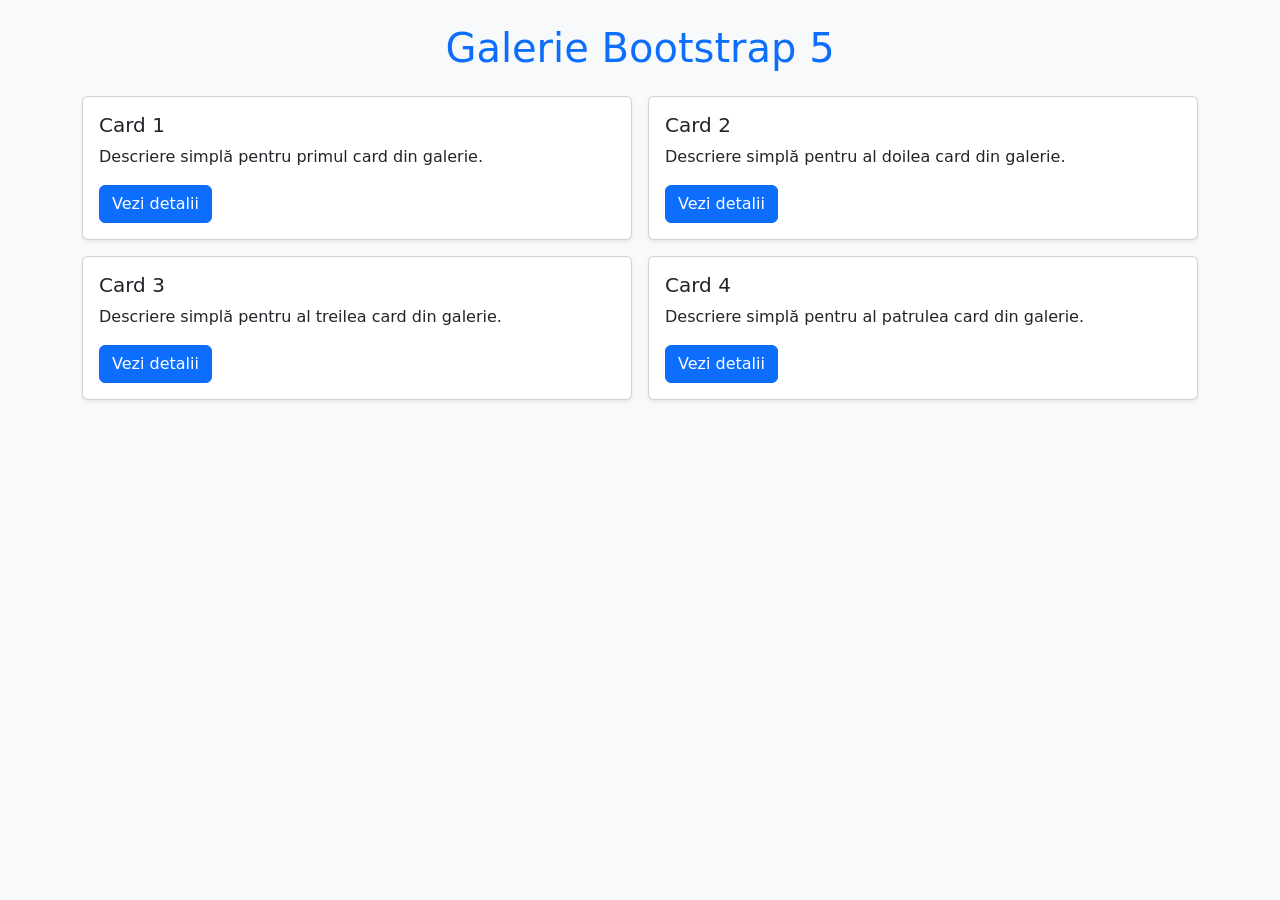
<file: lab4/bootstrap-gallery.html>
<!DOCTYPE html>
<html lang="ro">
<head>
    <meta charset="UTF-8">
    <meta name="viewport" content="width=device-width, initial-scale=1.0">
    <title>Bootstrap 5 Card Gallery</title>

    <link href="https://cdn.jsdelivr.net/npm/bootstrap@5.3.3/dist/css/bootstrap.min.css" rel="stylesheet">
</head>
<body class="bg-light p-4">

    <div class="container">
        <h1 class="mb-4 text-center text-primary">Galerie Bootstrap 5</h1>
        
        <div class="row g-3">
            <div class="col-12 col-md-6">
                <div class="card h-100 shadow-sm">
                    <div class="card-body">
                        <h5 class="card-title">Card 1</h5>
                        <p class="card-text">Descriere simplă pentru primul card din galerie.</p>
                        <a href="#" class="btn btn-primary" aria-label="Vezi detalii despre Card 1">Vezi detalii</a>
                    </div>
                </div>
            </div>

            <div class="col-12 col-md-6">
                <div class="card h-100 shadow-sm">
                    <div class="card-body">
                        <h5 class="card-title">Card 2</h5>
                        <p class="card-text">Descriere simplă pentru al doilea card din galerie.</p>
                        <a href="#" class="btn btn-primary" aria-label="Vezi detalii despre Card 2">Vezi detalii</a>
                    </div>
                </div>
            </div>

            <div class="col-12 col-md-6">
                <div class="card h-100 shadow-sm">
                    <div class="card-body">
                        <h5 class="card-title">Card 3</h5>
                        <p class="card-text">Descriere simplă pentru al treilea card din galerie.</p>
                        <a href="#" class="btn btn-primary" aria-label="Vezi detalii despre Card 3">Vezi detalii</a>
                    </div>
                </div>
            </div>

            <div class="col-12 col-md-6">
                <div class="card h-100 shadow-sm">
                    <div class="card-body">
                        <h5 class="card-title">Card 4</h5>
                        <p class="card-text">Descriere simplă pentru al patrulea card din galerie.</p>
                        <a href="#" class="btn btn-primary" aria-label="Vezi detalii despre Card 4">Vezi detalii</a>
                    </div>
                </div>
            </div>
        </div>
    </div>


    <script src="https://cdn.jsdelivr.net/npm/bootstrap@5.3.3/dist/js/bootstrap.bundle.min.js"></script>
</body>
</html>
</file>
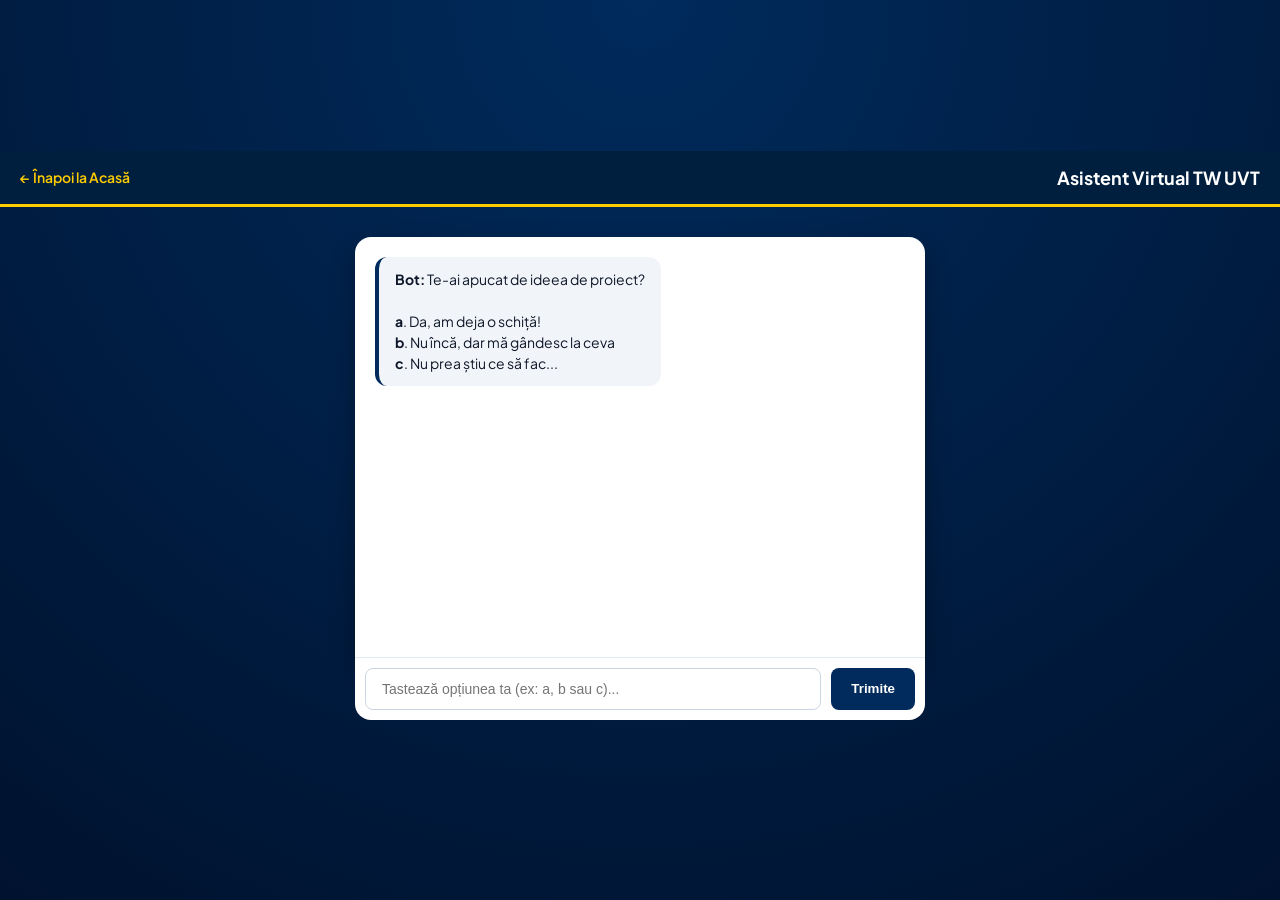
<file: project-lab/HTML/chatbot.html>
<!DOCTYPE html>
<html lang="ro">
<head>
    <meta charset="UTF-8">
    <meta name="viewport" content="width=device-width, initial-scale=1.0">
    <title>Chatbot — Asistent UVT</title>
    <link rel="stylesheet" href="../CSS/style.css">
    <link rel="stylesheet" href="../CSS/chatbot_style.css">
</head>
<body>
    <header class="chat-header">
        <a href="home.html" class="back-link">&larr; Înapoi la Acasă</a>
        <h2>Asistent Virtual TW UVT</h2>
    </header>

    <div class="chat-wrapper">
        <div class="chat-container" id="chat-container"></div>

        <form id="chat-form">
            <input type="text" id="user-input" placeholder="Tastează opțiunea ta (ex: a, b sau c)..." required autocomplete="off">
            <button type="submit">Trimite</button>
        </form>
    </div>

    <script src="../JS/chatbot_js.js"></script>
</body>
</html>
</file>
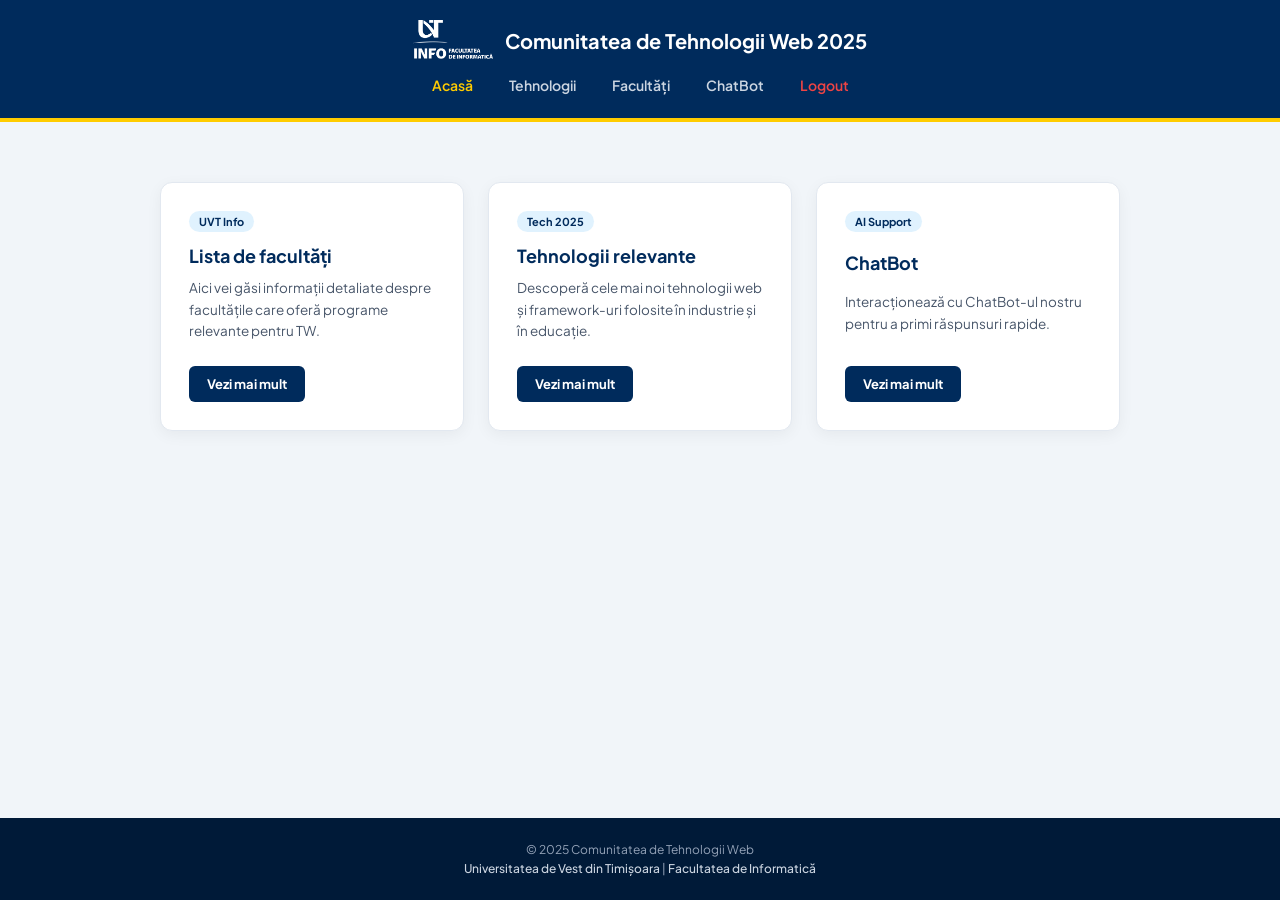
<file: project-lab/HTML/home.html>
<!DOCTYPE html>
<html lang="ro">
<head>
    <meta charset="UTF-8">
    <meta name="viewport" content="width=device-width, initial-scale=1.0">
    <title>Acasă - Comunitatea TW UVT</title>
    <link rel="stylesheet" href="../CSS/style.css">
    <link rel="stylesheet" href="../CSS/home_style.css">
</head>
<body>
    <header>
        <div class="header-content">
            <div class="brand">
                <img src="../MEDIA/logo.png" alt="Logo UVT" class="nav-logo">
                <h1>Comunitatea de Tehnologii Web 2025</h1>
            </div>
            <nav>
                <a href="#" class="active">Acasă</a>
                <a href="#">Tehnologii</a>
                <a href="#">Facultăți</a>
                <a href="chatbot.html">ChatBot</a>
                <a href="login.html" class="logout-link">Logout</a>
            </nav>
        </div>
    </header>

    <main>
        <section class="columns">
            <div class="column">
                <div class="badge">UVT Info</div>
                <h2>Lista de facultăți</h2>
                <p>Aici vei găsi informații detaliate despre facultățile care oferă programe relevante pentru TW.</p>
                <a href="#" class="btn">Vezi mai mult</a>
            </div>

            <div class="column">
                <div class="badge">Tech 2025</div>
                <h2>Tehnologii relevante</h2>
                <p>Descoperă cele mai noi tehnologii web și framework-uri folosite în industrie și în educație.</p>
                <a href="#" class="btn">Vezi mai mult</a>
            </div>

            <div class="column">
                <div class="badge">AI Support</div>
                <h2>ChatBot</h2>
                <p>Interacționează cu ChatBot-ul nostru pentru a primi răspunsuri rapide.</p>
                <a href="chatbot.html" class="btn">Vezi mai mult</a>
            </div>
        </section>
    </main>

    <footer>
        <div class="footer-container">
            <p>&copy; 2025 Comunitatea de Tehnologii Web</p>
            <p>
                <a href="https://www.uvt.ro" target="_blank">Universitatea de Vest din Timișoara</a> |
                <a href="https://info.uvt.ro" target="_blank">Facultatea de Informatică</a>
            </p>
        </div>
    </footer>
</body>
</html>
</file>
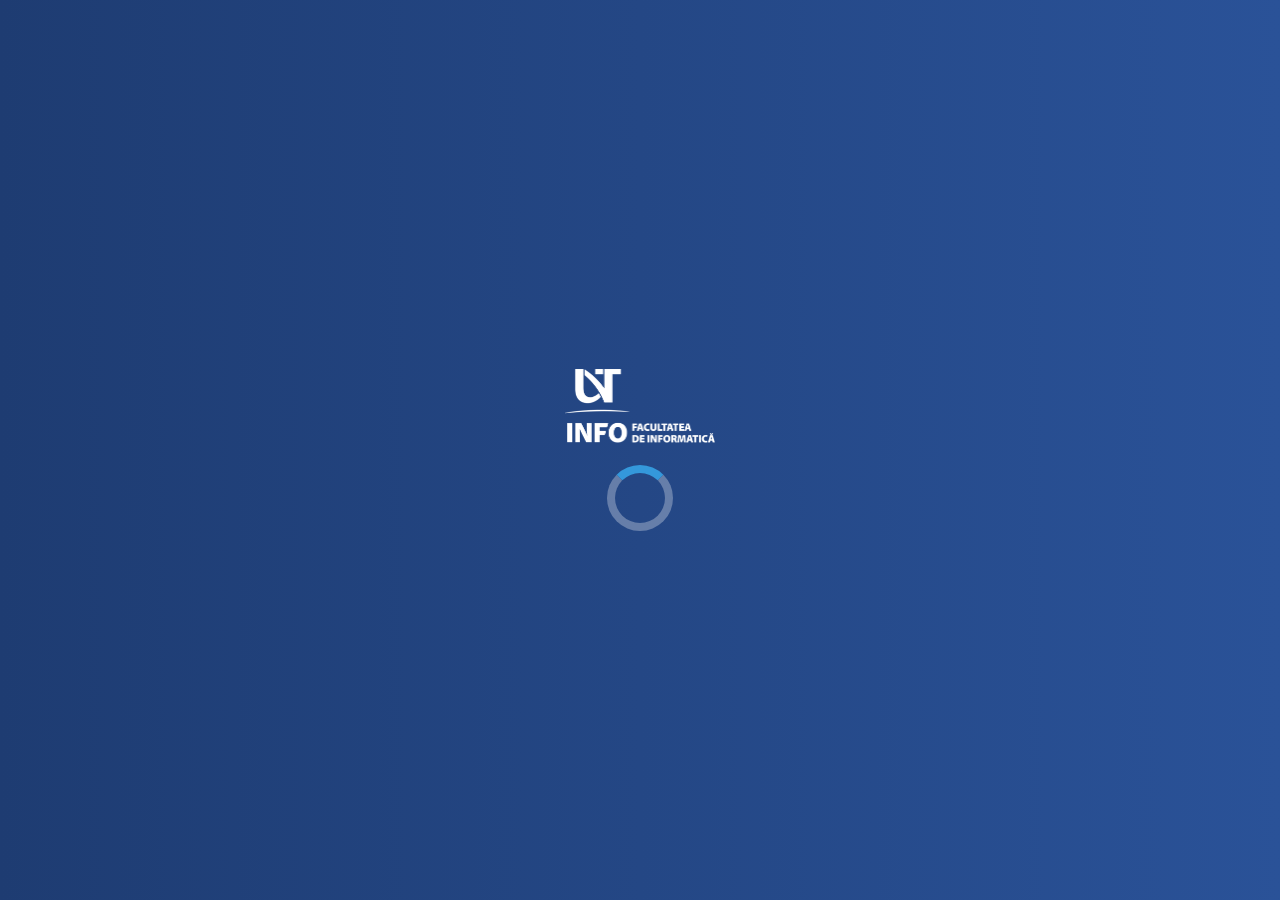
<file: project-lab/HTML/loading.html>
<!DOCTYPE html>
<html lang="en">
<head>
    <meta charset="UTF-8">
    <meta name="viewport" content="width=device-width, initial-scale=1.0">
    <title>Loading...</title>
    <meta http-equiv="refresh" content="2;url=login.html">
    <link rel="stylesheet" href="../CSS/style.css">
    <link rel="stylesheet" href="../CSS/loading_style.css">
</head>
<body>
    <div class="loading-container">
        <img src="../MEDIA/logo.png" alt="Logo" class="logo">
        <div class="loader"></div>
    </div>
</body>
</html>
</file>
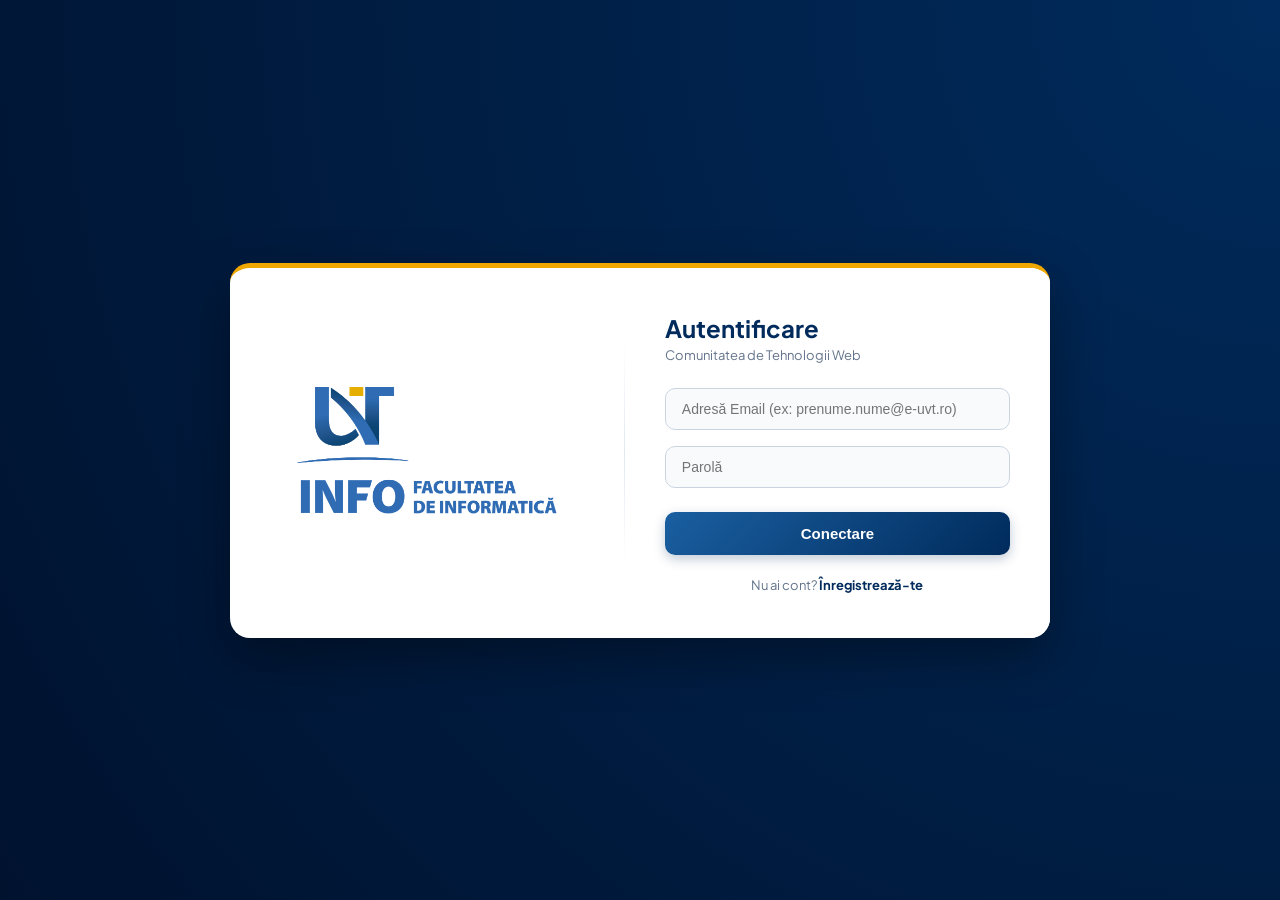
<file: project-lab/HTML/login.html>
<!DOCTYPE html>
<html lang="ro">
<head>
    <meta charset="UTF-8">
    <meta name="viewport" content="width=device-width, initial-scale=1.0">
    <title>Autentificare — Facultatea de Informatică UVT</title>
    <link rel="stylesheet" href="../CSS/style.css">
    <link rel="stylesheet" href="../CSS/login_style.css">
</head>
<body>
    <div class="login-wrapper">
        <div class="login-container">
            <div class="login-image">
                <img src="../MEDIA/login.png" alt="Facultatea de Informatică UVT">
            </div>

            <div class="separator"></div>

            <div class="login-form">
                <h2>Autentificare</h2>
                <p class="subtitle">Comunitatea de Tehnologii Web</p>


                <form id="loginForm">
                    <div class="input-group">
                        <input type="email" id="email" placeholder="Adresă Email (ex: prenume.nume@e-uvt.ro)" required>
                    </div>
                    <div class="input-group">
                        <input type="password" id="password" placeholder="Parolă" required>
                    </div>
                    <button type="submit" class="btn-login">Conectare</button>
                </form>

                <p class="register-text">
                    Nu ai cont? <a href="register.html">Înregistrează-te</a>
                </p>
            </div>
        </div>
    </div>

    <script src="../JS/login_js.js"></script>
</body>
</html>
</file>
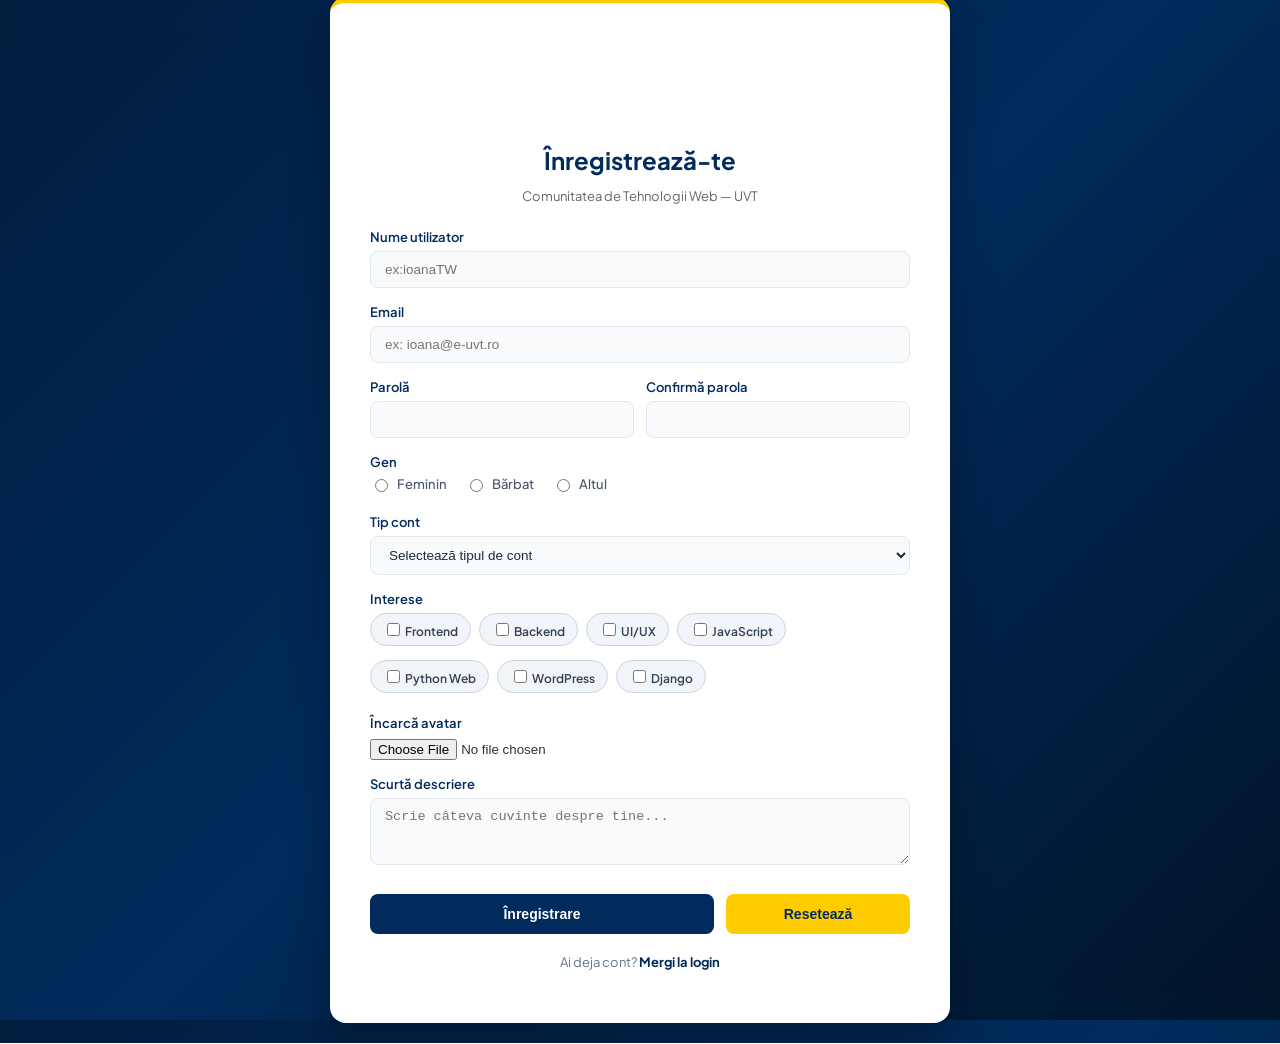
<file: project-lab/HTML/register.html>
<!DOCTYPE html>
<html lang="ro">
<head>
    <meta charset="UTF-8">
    <meta name="viewport" content="width=device-width, initial-scale=1.0">
    <title>Înregistrare - UVT Web Technologies</title>
    <link rel="stylesheet" href="../CSS/style.css">
    <link rel="stylesheet" href="../CSS/register_style.css">
</head>
<body>
    <main class="page">
        <section class="card">
            <div class="brand-header">
                <img src="../MEDIA/logo.png" alt="Logo UVT" class="uvt-logo">
                <h1>Înregistrează-te</h1>
                <p>Comunitatea de Tehnologii Web — UVT</p>
            </div>
            
            <form class="register-form" action="#" method="post" enctype="multipart/form-data">
                <div class="row">
                    <label for="username">Nume utilizator</label>
                    <input type="text" id="username" name="username" placeholder="ex:ioanaTW" required>
                </div>

                <div class="row">
                    <label for="email">Email</label>
                    <input type="email" id="email" name="email" placeholder="ex: ioana@e-uvt.ro" required>
                </div>

                <div class="row two-col">
                    <div>
                        <label for="password">Parolă</label>
                        <input type="password" id="password" name="password" required>
                    </div>
                    <div>
                        <label for="confirm_password">Confirmă parola</label>
                        <input type="password" id="confirm_password" name="confirm_password" required>
                    </div>
                </div>

                <div class="row">
                    <label>Gen</label>
                    <div class="radio-group">
                        <label><input type="radio" name="gender" value="female"> Feminin</label>
                        <label><input type="radio" name="gender" value="male"> Bărbat</label>
                        <label><input type="radio" name="gender" value="other"> Altul</label>
                    </div>
                </div>

                <div class="row">
                    <label for="country">Tip cont</label>
                    <select id="country" name="country">
                        <option value="">Selectează tipul de cont</option>
                        <option value="student">Student UVT</option>
                        <option value="profesor">Profesor / Cadru didactic</option>
                    </select>
                </div>

                <div class="row">
                    <label>Interese</label>
                    <div class="checkbox-grid">
                        <label><input type="checkbox" name="interests" value="frontend"> Frontend</label>
                        <label><input type="checkbox" name="interests" value="backend"> Backend</label>
                        <label><input type="checkbox" name="interests" value="uiux"> UI/UX</label>
                        <label><input type="checkbox" name="interests" value="javascript"> JavaScript</label>
                        <label><input type="checkbox" name="interests" value="python"> Python Web</label>
                        <label><input type="checkbox" name="interests" value="wordpress"> WordPress</label>
                        <label><input type="checkbox" name="interests" value="django"> Django</label>
                    </div>
                </div>

                <div class="row">
                    <label for="avatar">Încarcă avatar</label>
                    <input type="file" id="avatar" name="avatar">
                </div>

                <div class="row">
                    <label for="bio">Scurtă descriere</label>
                    <textarea id="bio" name="bio" rows="3" placeholder="Scrie câteva cuvinte despre tine..."></textarea>
                </div>

                <div class="actions">
                    <button type="submit" class="btn primary">Înregistrare</button>
                    <button type="reset" class="btn ghost">Resetează</button>
                </div>

                <p class="login-link">
                    Ai deja cont? <a href="login.html">Mergi la login</a>
                </p>
            </form>
        </section>
    </main>
</body>
</html>
</file>
<file: project-lab/CSS/style.css>
body {
    margin: 0;
    padding: 0;
    display: flex;
    justify-content: center;
    align-items: center;
    height: 100vh;
    font-family: Arial, sans-serif;
}
</file>
<file: project-lab/CSS/chatbot_style.css>
@import url('https://fonts.googleapis.com/css2?family=Plus+Jakarta+Sans:wght@400;500;600;700&display=swap');

* {
    box-sizing: border-box;
    margin: 0;
    padding: 0;
}

body {
    background: radial-gradient(circle at top, #002b5c, #00122e);
    font-family: 'Plus Jakarta Sans', sans-serif;
    min-height: 100vh;
    display: flex;
    flex-direction: column;
    align-items: center;
    color: #f8fafc;
}

.chat-header {
    width: 100%;
    background-color: #001f3f;
    border-bottom: 3px solid #ffcc00;
    padding: 15px 20px;
    display: flex;
    align-items: center;
    justify-content: space-between;
}

.chat-header h2 {
    font-size: 18px;
    color: #ffffff;
}

.back-link {
    color: #ffcc00;
    text-decoration: none;
    font-weight: 600;
    font-size: 14px;
}

.chat-wrapper {
    width: 100%;
    max-width: 600px;
    margin: 30px auto;
    padding: 0 15px;
    display: flex;
    flex-direction: column;
}

.chat-container {
    width: 100%;
    height: 420px;
    padding: 20px;
    background-color: #ffffff;
    border-radius: 16px 16px 0 0;
    box-shadow: 0 10px 25px rgba(0, 0, 0, 0.3);
    overflow-y: auto;
    display: flex;
    flex-direction: column;
    gap: 12px;
}

/* Stilizarea mesajelor */
.message {
    max-width: 80%;
    padding: 12px 16px;
    border-radius: 12px;
    font-size: 14px;
    line-height: 1.5;
    word-wrap: break-word;
}

/* Mesajele Bot-ului */
.message.bot {
    align-self: flex-start;
    background-color: #f1f5f9;
    color: #0f172a;
    border-left: 4px solid #002b5c;
}

/* Mesajele Utilizatorului */
.message.user {
    align-self: flex-end;
    background-color: #002b5c;
    color: #ffffff;
    border-right: 4px solid #ffcc00;
}

/* Formularul de Trimis */
#chat-form {
    display: flex;
    background-color: #ffffff;
    border-radius: 0 0 16px 16px;
    padding: 10px;
    border-top: 1px solid #e2e8f0;
}

#chat-form input {
    flex: 1;
    padding: 12px 16px;
    border: 1.5px solid #cbd5e1;
    border-radius: 8px;
    font-size: 14px;
    outline: none;
}

#chat-form input:focus {
    border-color: #002b5c;
}

#chat-form button {
    padding: 12px 20px;
    margin-left: 10px;
    background-color: #002b5c;
    color: #ffffff;
    border: none;
    border-radius: 8px;
    font-weight: 700;
    cursor: pointer;
    transition: background-color 0.2s;
}

#chat-form button:hover {
    background-color: #ffcc00;
    color: #002b5c;
}
</file>
<file: project-lab/CSS/home_style.css>
@import url('https://fonts.googleapis.com/css2?family=Plus+Jakarta+Sans:wght@400;500;600;700&display=swap');

* {
    box-sizing: border-box;
    margin: 0;
    padding: 0;
}

html, body {
    min-height: 100vh;
    display: flex;
    flex-direction: column;
    background-color: #f1f5f9;
    font-family: 'Plus Jakarta Sans', sans-serif;
    width: 100%;
    overflow-x: hidden;
}

/* Header UVT pe 100% din latimea ecranului */
header {
    width: 100%;
    background-color: #002b5c; /* Albastru UVT */
    border-bottom: 4px solid #ffcc00; /* Galben UVT */
    padding: 20px 0;
    color: white;
}

.header-content {
    max-width: 1000px;
    margin: 0 auto;
    padding: 0 20px;
    display: flex;
    flex-direction: column;
    align-items: center;
    gap: 12px;
}

.brand {
    display: flex;
    align-items: center;
    gap: 12px;
}

.nav-logo {
    height: 40px;
    width: auto;
}

header h1 {
    font-size: 20px;
    font-weight: 700;
    color: #ffffff;
}

header nav {
    display: flex;
    justify-content: center;
    gap: 20px;
}

header nav a {
    color: #cbd5e1;
    text-decoration: none;
    font-weight: 600;
    font-size: 14px;
    padding: 4px 8px;
    transition: color 0.2s;
}

header nav a:hover, header nav a.active {
    color: #ffcc00; /* Galben UVT */
}

header nav a.logout-link {
    color: #ef4444;
}

/* Container Principal Centrat */
main {
    width: 100%;
    max-width: 1000px;
    margin: 0 auto;
    flex: 1;
    padding: 40px 20px;
}

.columns {
    display: flex;
    gap: 24px;
    margin: 20px 0;
    flex-wrap: wrap;
    justify-content: center;
}

.column {
    background-color: #ffffff;
    padding: 28px;
    border-radius: 12px;
    flex: 1;
    min-width: 280px;
    max-width: 320px;
    box-shadow: 0 4px 15px rgba(0, 0, 0, 0.05);
    border: 1px solid #e2e8f0;
    display: flex;
    flex-direction: column;
    justify-content: space-between;
    transition: all 0.25s ease-in-out;
    position: relative;
}

.column:hover {
    transform: translateY(-6px);
    border-color: #002b5c;
    box-shadow: 0 12px 25px rgba(0, 43, 92, 0.12);
}

.badge {
    align-self: flex-start;
    background-color: #e0f2fe;
    color: #002b5c;
    font-size: 11px;
    font-weight: 700;
    padding: 4px 10px;
    border-radius: 12px;
    margin-bottom: 12px;
}

.column h2 {
    margin-bottom: 10px;
    color: #002b5c;
    font-size: 18px;
    font-weight: 700;
}

.column p {
    margin-bottom: 24px;
    font-size: 13.5px;
    line-height: 1.6;
    color: #475569;
}

.btn {
    display: inline-block;
    padding: 10px 18px;
    border-radius: 6px;
    background-color: #002b5c;
    color: #ffffff;
    text-decoration: none;
    font-size: 13px;
    font-weight: 700;
    text-align: center;
    align-self: flex-start;
    transition: background-color 0.2s;
}

.btn:hover {
    background-color: #ffcc00;
    color: #002b5c;
}

/* Footer UVT pe 100% din latimea ecranului */
footer {
    width: 100%;
    background-color: #001a38;
    color: #94a3b8;
    text-align: center;
    padding: 20px 0;
    font-size: 12px;
    margin-top: auto;
}

.footer-container {
    max-width: 1000px;
    margin: 0 auto;
    padding: 0 20px;
}

footer p {
    margin: 4px 0;
}

footer a {
    color: #cbd5e1;
    text-decoration: none;
    font-weight: 500;
}

footer a:hover {
    color: #ffcc00;
}

/* Regulile Responsive */
@media (max-width: 900px) {
    .columns {
        justify-content: center;
    }
    .column {
        max-width: 100%;
    }
}

@media (max-width: 750px) {
    main {
        padding: 20px 15px;
    }
    .columns {
        flex-direction: column;
        gap: 16px;
        margin: 15px 0;
    }
    .column {
        width: 100%;
    }
    .header-content {
        padding: 0 15px;
    }
    header nav {
        flex-direction: column;
        align-items: center;
        gap: 8px;
        width: 100%;
    }
}
</file>
<file: project-lab/CSS/loading_style.css>
body {
    background: linear-gradient(90deg, #1e3c72, #2a5298);
}

.loading-container {
    display: flex;
    flex-direction: column;
    align-items: center;
}

.logo {
    width: 150px;
    height: auto;
    margin-bottom: 20px;
}

.loader {
    border: 8px solid rgba(255, 255, 255, 0.3);
    border-top: 8px solid #3498db;
    border-radius: 50%;
    width: 50px;
    height: 50px;
    animation: spin 2s linear infinite;
}

@keyframes spin {
    0% { transform: rotate(0deg); }
    100% { transform: rotate(360deg); }
}
</file>
<file: project-lab/CSS/login_style.css>
@import url('https://fonts.googleapis.com/css2?family=Plus+Jakarta+Sans:wght@400;500;600;700&display=swap');


* {
    box-sizing: border-box;
    margin: 0;
    padding: 0;
}

body {

    background: radial-gradient(circle at top right, #002b5c, #00122e);
    font-family: 'Plus Jakarta Sans', sans-serif;
    min-height: 100vh;
    display: flex;
    justify-content: center;
    align-items: center;
    padding: 15px;
}

.login-wrapper {
    width: 100%;
    display: flex;
    justify-content: center;
    align-items: center;
}

.login-container {
    display: flex;
    width: 100%;
    max-width: 820px;
    background: #ffffff;
    border-radius: 20px;
    box-shadow: 0 20px 50px rgba(0, 0, 0, 0.35);
    overflow: hidden;
    align-items: center;
    border-top: 5px solid #f0a800; /* Linia de accent Galben UVT */
    transition: transform 0.3s ease, box-shadow 0.3s ease;
}

.login-container:hover {
    box-shadow: 0 25px 60px rgba(0, 0, 0, 0.45);
}

/* Stânga: Imagine / Logo */
.login-image {
    flex: 1;
    display: flex;
    justify-content: center;
    align-items: center;
    padding: 40px;
    background-color: #ffffff;
}

.login-image img {
    width: 100%;
    max-width: 260px;
    height: auto;
    object-fit: contain;
    transition: transform 0.3s ease;
}

.login-image img:hover {
    transform: scale(1.04);
}

/* Separator vertical subțire */
.separator {
    width: 1px;
    height: 220px;
    background: linear-gradient(to bottom, transparent, #e2e8f0, transparent);
}

/* Dreapta: Formular */
.login-form {
    flex: 1.1;
    display: flex;
    flex-direction: column;
    justify-content: center;
    padding: 45px 40px;
    background-color: #ffffff;
}

.login-form h2 {
    font-size: 24px;
    font-weight: 700;
    color: #002b5c; /* Albastru UVT */
    margin-bottom: 4px;
    text-align: left;
}

.login-form .subtitle {
    font-size: 13px;
    color: #64748b;
    margin-bottom: 25px;
}

.input-group {
    margin-bottom: 16px;
}

.login-form input {
    width: 100%;
    padding: 12px 16px;
    border: 1.5px solid #cbd5e1;
    border-radius: 10px;
    font-size: 14px;
    background-color: #f8fafc;
    color: #1e293b;
    transition: all 0.2s ease-in-out;
}

.login-form input:focus {
    outline: none;
    border-color: #002b5c;
    background-color: #ffffff;
    box-shadow: 0 0 0 4px rgba(0, 43, 92, 0.12);
}

.login-form input:hover {
    border-color: #94a3b8;
}

/* Butonul modern de login */
.btn-login {
    width: 100%;
    padding: 13px;
    margin-top: 8px;
    background: linear-gradient(135deg, #1a5fa1 0%, #002b5c 100%);
    border: none;
    border-radius: 10px;
    color: #ffffff;
    font-size: 15px;
    font-weight: 700;
    cursor: pointer;
    box-shadow: 0 4px 12px rgba(0, 43, 92, 0.25);
    transition: all 0.25s ease;
}

.btn-login:hover {
    background: linear-gradient(135deg, #002b5c 0%, #00122e 100%);
    box-shadow: 0 6px 18px rgba(0, 43, 92, 0.35);
    transform: translateY(-2px);
}

.btn-login:active {
    transform: translateY(0);
}

/* Text & Link Înregistrare */
.register-text {
    margin-top: 22px;
    text-align: center;
    font-size: 13px;
    color: #64748b;
}

.register-text a {
    color: #002b5c;
    text-decoration: none;
    font-weight: 700;
    transition: color 0.2s ease;
}

.register-text a:hover {
    color: #f0a800; /* Accentuare Galben UVT la hover */
    text-decoration: underline;
}

/* Media Queries complete pentru sprijin Responsive */
@media (max-width: 768px) {
    .login-container {
        flex-direction: column;
        max-width: 440px;
    }

    .separator {
        width: 80%;
        height: 1px;
        background: linear-gradient(to right, transparent, #e2e8f0, transparent);
    }

    .login-image {
        padding: 30px 20px 15px;
    }

    .login-image img {
        max-width: 200px;
    }

    .login-form {
        padding: 25px 30px 35px;
        width: 100%;
    }

    .login-form h2, .login-form .subtitle {
        text-align: center;
    }
}

@media (max-width: 480px) {
    body {
        padding: 10px;
    }

    .login-container {
        border-radius: 14px;
    }

    .login-form {
        padding: 20px;
    }

    .login-form h2 {
        font-size: 20px;
    }

    .btn-login {
        padding: 11px;
        font-size: 14px;
    }
}
</file>
<file: project-lab/CSS/register_style.css>
@import url('https://fonts.googleapis.com/css2?family=Plus+Jakarta+Sans:wght@400;500;600;700&display=swap');

html, body {
    background: linear-gradient(135deg, #001f3f 0%, #002b5c 50%, #001429 100%);
    color: #333333;
    margin: 0;
    padding: 30px 0;
    font-family: 'Plus Jakarta Sans', sans-serif;
    min-height: 100vh;
}

.page {
    display: flex;
    justify-content: center;
    align-items: center;
    padding: 20px 15px;
}

.card {
    max-width: 540px;
    width: 100%;
    background: #ffffff;
    padding: 40px;
    border-radius: 16px;
    box-shadow: 0 20px 40px rgba(0, 0, 0, 0.3);
    border-top: 6px solid #ffcc00; /* Linia de accent Galben UVT */
}

.brand-header {
    text-align: center;
    margin-bottom: 25px;
}

.uvt-logo {
    max-width: 130px;
    height: auto;
    margin-bottom: 12px;
}

h1 {
    color: #002b5c; /* Albastru UVT */
    font-size: 24px;
    font-weight: 700;
    margin-bottom: 4px;
}

.brand-header p {
    color: #666666;
    font-size: 13px;
}

.row {
    margin-bottom: 16px;
    text-align: left;
}

.row label {
    display: block;
    margin-bottom: 6px;
    font-weight: 600;
    font-size: 13px;
    color: #002b5c;
}

input[type="text"],
input[type="email"],
input[type="password"],
select,
textarea {
    width: 100%;
    border-radius: 8px;
    border: 1.5px solid #e2e8f0;
    background: #f8fafc;
    color: #1e293b;
    font-size: 13.5px;
    padding: 10px 14px;
    box-sizing: border-box;
    transition: all 0.2s ease-in-out;
}

input:focus, select:focus, textarea:focus {
    border-color: #002b5c;
    background: #ffffff;
    box-shadow: 0 0 0 3px rgba(0, 43, 92, 0.15);
    outline: none;
}

.two-col {
    display: flex;
    gap: 12px;
}

.two-col > div {
    flex: 1;
}

.radio-group {
    display: flex;
    gap: 18px;
    font-size: 13px;
}

.radio-group label {
    font-weight: 500;
    color: #475569;
    display: flex;
    align-items: center;
    gap: 6px;
    cursor: pointer;
}

.checkbox-grid {
    display: flex;
    gap: 8px;
    flex-wrap: wrap;
}

.checkbox-grid label {
    font-size: 12px;
    background: #f1f5f9;
    color: #334155;
    padding: 6px 12px;
    border-radius: 20px;
    border: 1px solid #cbd5e1;
    cursor: pointer;
    transition: all 0.2s;
}

.checkbox-grid label:hover {
    background: #e2e8f0;
    border-color: #002b5c;
}

.actions {
    display: flex;
    gap: 12px;
    margin-top: 25px;
}

.btn {
    padding: 12px;
    border-radius: 8px;
    cursor: pointer;
    font-size: 14px;
    font-weight: 700;
    border: none;
    transition: transform 0.15s, background-color 0.2s;
}

.btn:active {
    transform: scale(0.98);
}

.btn.primary {
    background-color: #002b5c; /* Albastru UVT */
    color: #ffffff;
    flex: 2;
}

.btn.primary:hover {
    background-color: #001f3f;
}

.btn.ghost {
    background-color: #ffcc00; /* Galben UVT */
    color: #002b5c;
    flex: 1;
}

.btn.ghost:hover {
    background-color: #e6b800;
}

.login-link {
    text-align: center;
    margin-top: 20px;
    font-size: 13px;
    color: #64748b;
}

.login-link a {
    color: #002b5c;
    text-decoration: none;
    font-weight: 700;
}

.login-link a:hover {
    text-decoration: underline;
}
</file>
